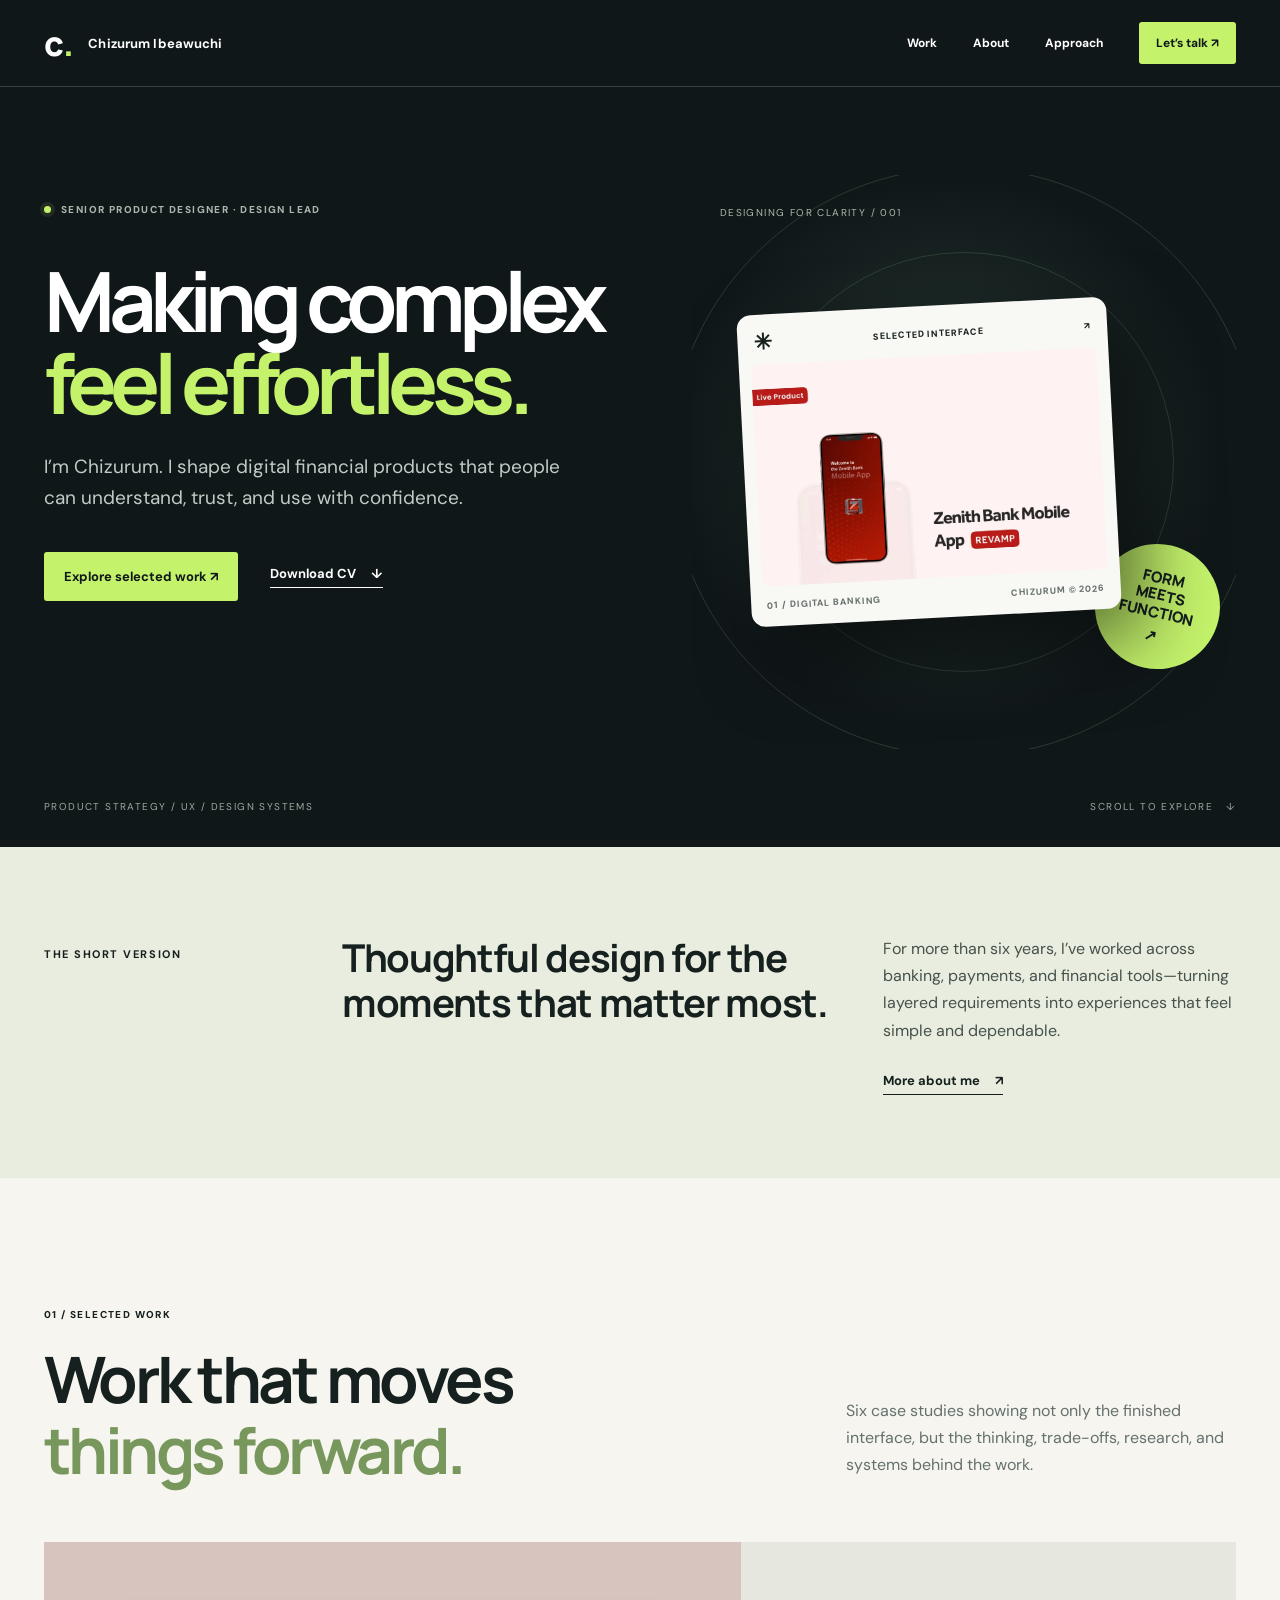
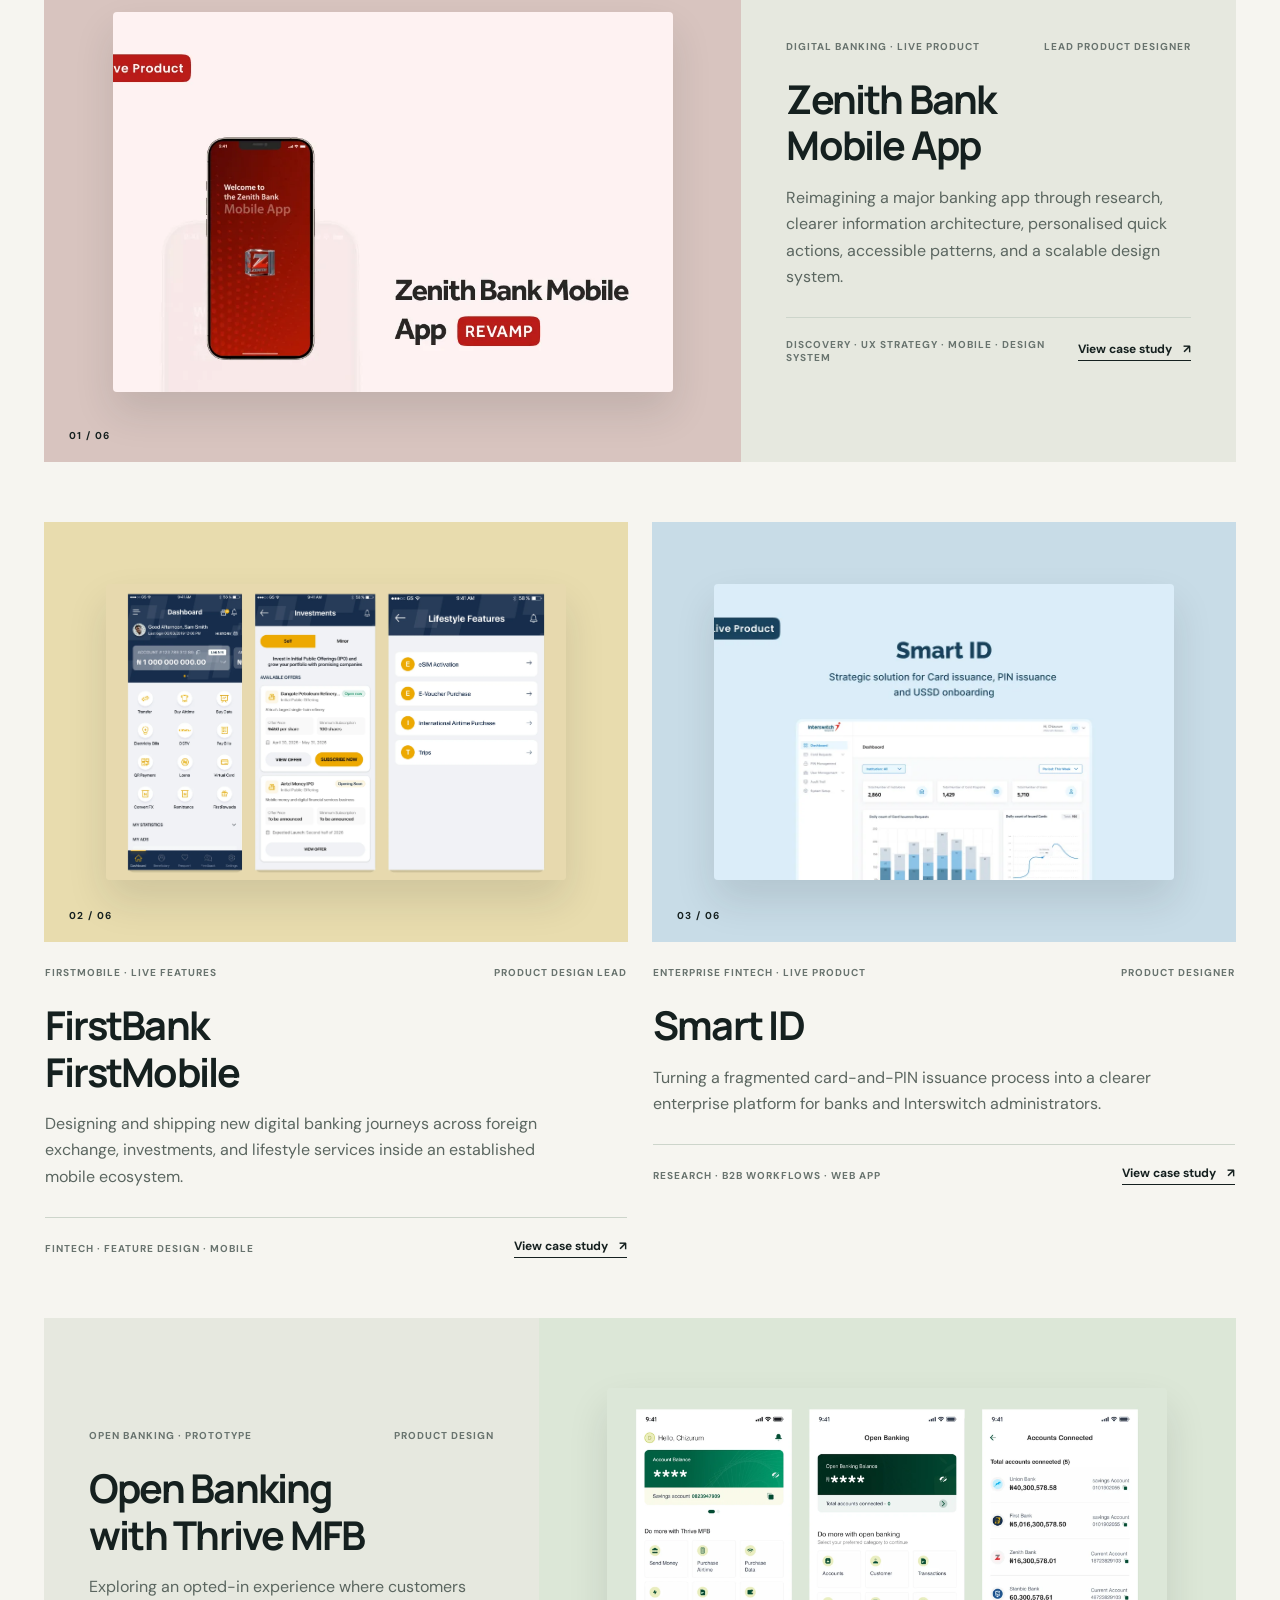
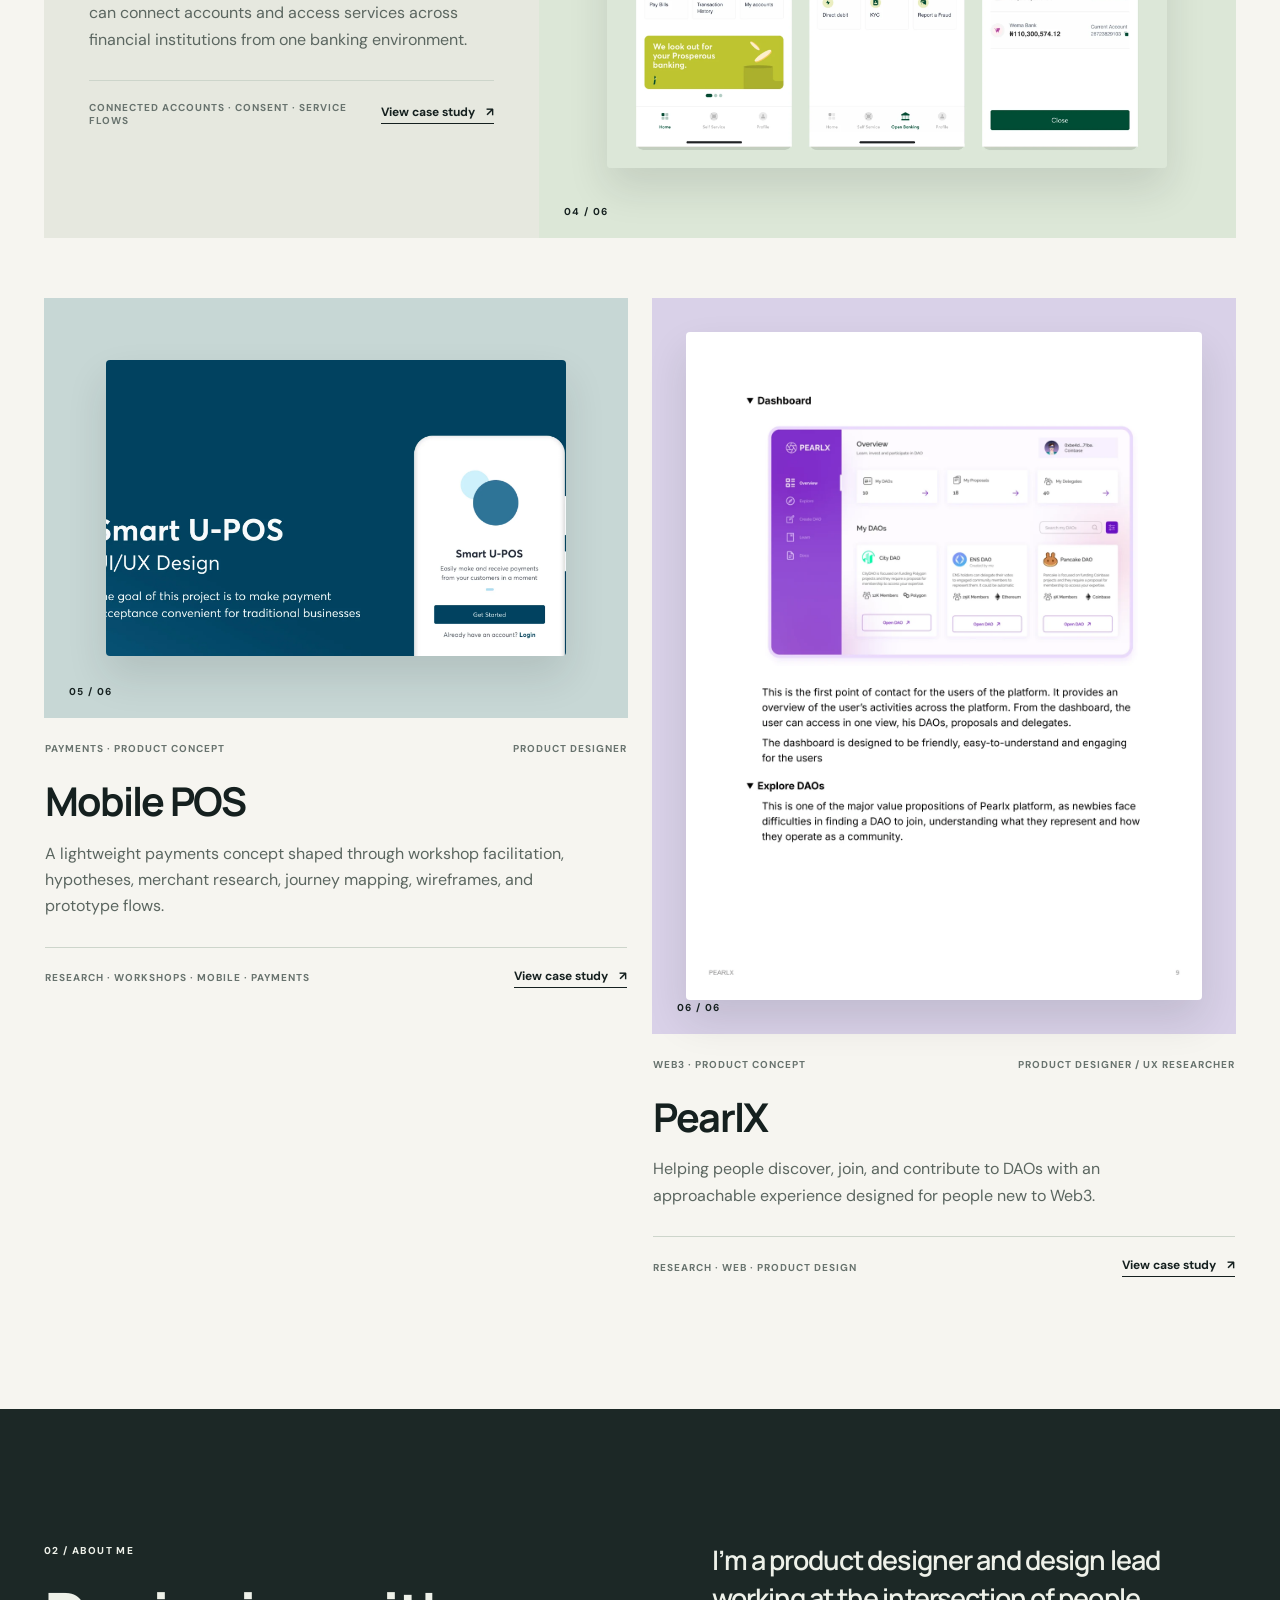
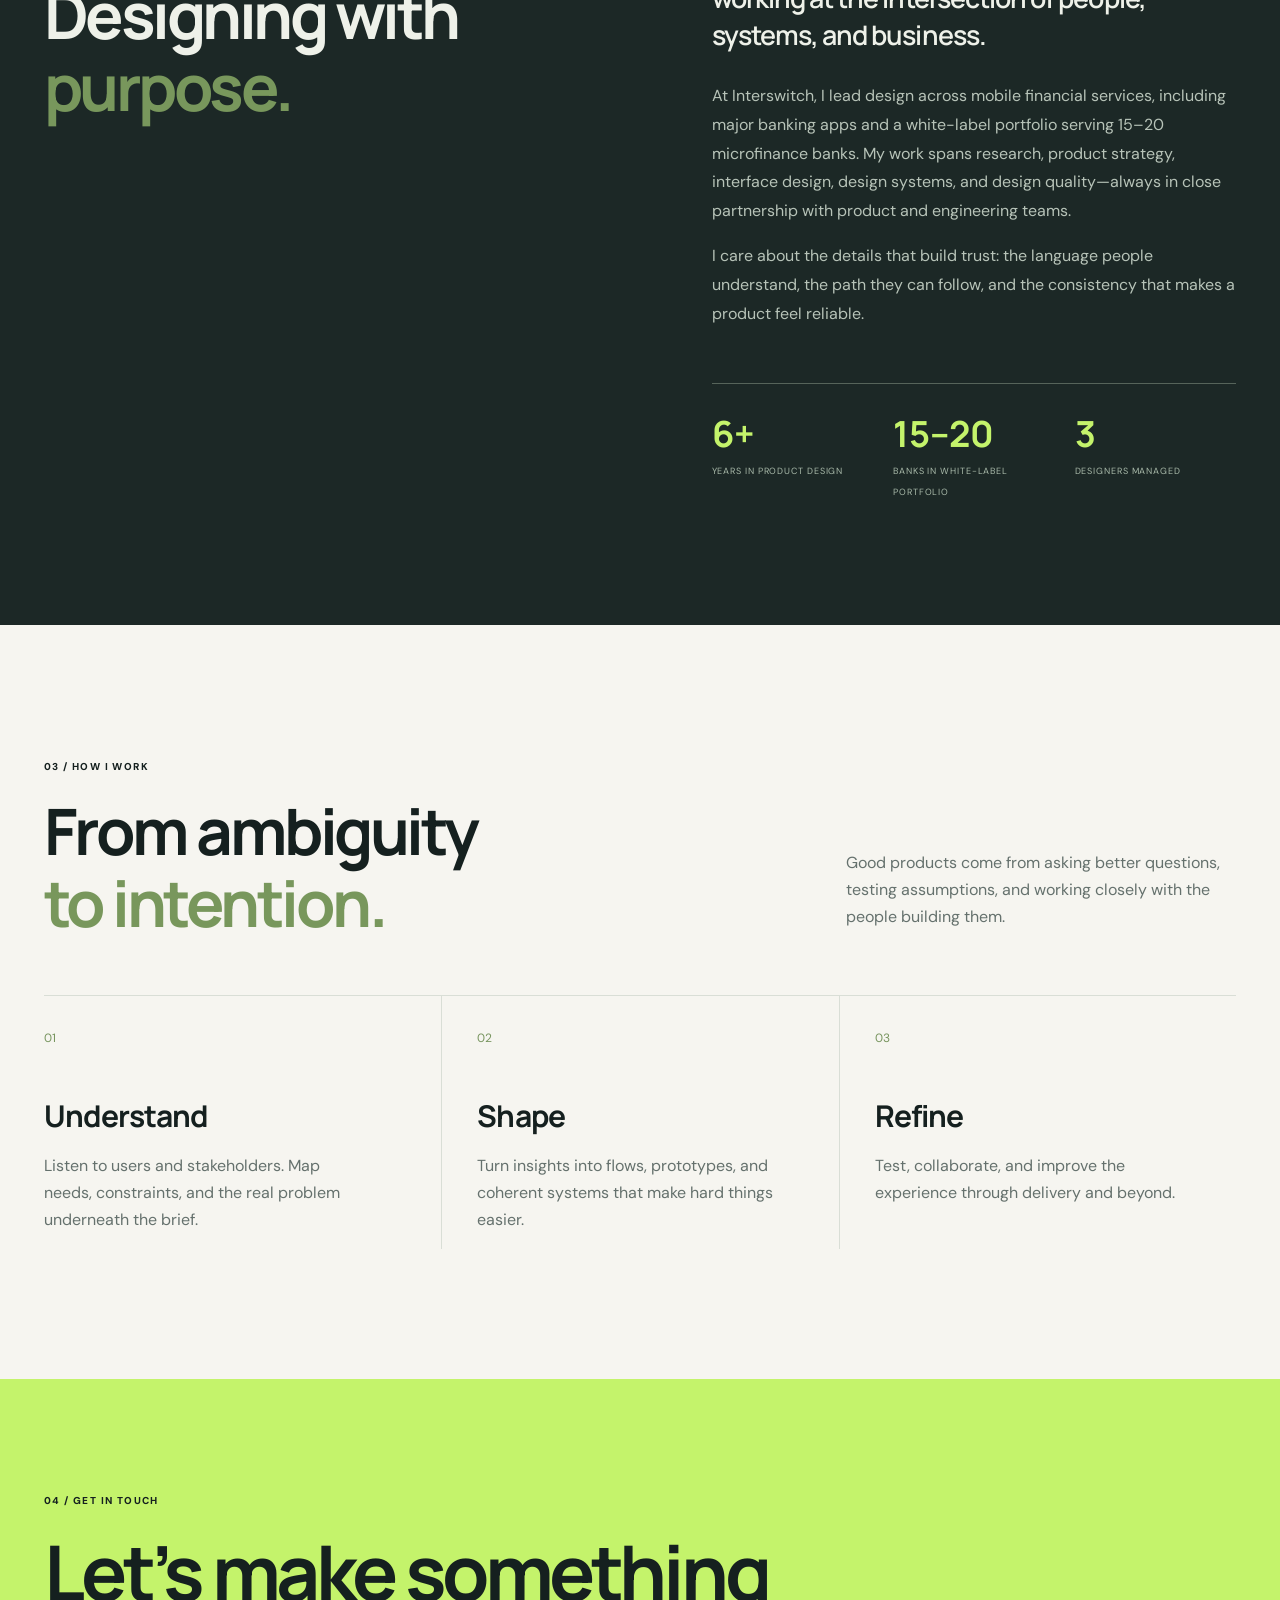
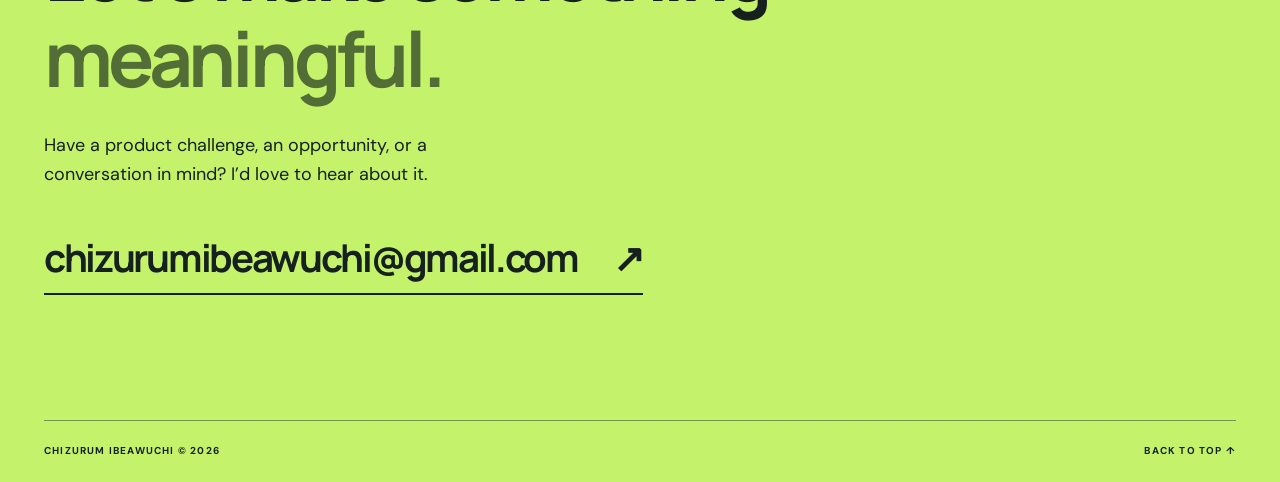
<file: index.html>
<!doctype html>
<html lang="en">
<head>
  <meta charset="utf-8">
  <meta name="viewport" content="width=device-width, initial-scale=1">
  <meta name="theme-color" content="#101719">
  <meta name="description" content="Chizurum Ibeawuchi is a senior product designer and design lead creating clear, trusted experiences for digital finance.">
  <title>Chizurum Ibeawuchi — Senior Product Designer</title>
  <link rel="stylesheet" href="styles.css">
  <script src="script.js" defer></script>
</head>
<body>
  <a class="skip" href="#main">Skip to content</a>
  <header class="site-header">
    <div class="wrap nav">
      <a class="brand" href="#top" aria-label="Chizurum Ibeawuchi, home"><span class="brand-mark">c<span>.</span></span><span>Chizurum Ibeawuchi</span></a>
      <button class="menu-toggle" type="button" aria-controls="primary-nav" aria-expanded="false" aria-label="Open menu"><span></span><span></span></button>
      <nav id="primary-nav" class="primary-nav" aria-label="Primary navigation">
        <a href="#work">Work</a><a href="#about">About</a><a href="#approach">Approach</a><a href="#contact" class="nav-contact">Let’s talk <span aria-hidden="true">↗</span></a>
      </nav>
    </div>
  </header>

  <main id="main">
    <section class="hero wrap" id="top">
      <div class="hero-copy">
        <p class="eyebrow"><span class="status-dot"></span> SENIOR PRODUCT DESIGNER · DESIGN LEAD</p>
        <h1>Making complex<br><em>feel effortless.</em></h1>
        <p class="hero-intro">I’m Chizurum. I shape digital financial products that people can understand, trust, and use with confidence.</p>
        <div class="hero-actions"><a class="button button-light" href="#work">Explore selected work <span aria-hidden="true">↗</span></a><a class="text-link" href="assets/Chizurum-Ibeawuchi-CV.pdf" download>Download CV <span aria-hidden="true">↓</span></a></div>
      </div>
      <div class="hero-art" aria-label="Abstract editorial composition with a mobile banking design preview">
        <div class="orbit orbit-one"></div><div class="orbit orbit-two"></div><span class="art-label">DESIGNING FOR CLARITY / 001</span>
        <div class="art-panel"><div class="art-panel-head"><span class="art-symbol">✳</span><span>SELECTED INTERFACE</span><span>↗</span></div><img src="assets/projects/zenith/cover.webp" alt="Zenith Bank mobile app redesign cover" fetchpriority="high"><div class="art-panel-foot">01 / DIGITAL BANKING <span>CHIZURUM © 2026</span></div></div>
        <span class="art-stamp">FORM<br>MEETS<br>FUNCTION<span>↗</span></span>
      </div>
      <div class="hero-bottom"><span>PRODUCT STRATEGY / UX / DESIGN SYSTEMS</span><a href="#work">SCROLL TO EXPLORE <span aria-hidden="true">↓</span></a></div>
    </section>

    <section class="intro-band"><div class="wrap intro-grid"><p>THE SHORT VERSION</p><h2>Thoughtful design for the moments that matter most.</h2><div><p>For more than six years, I’ve worked across banking, payments, and financial tools—turning layered requirements into experiences that feel simple and dependable.</p><a href="#about" class="inline-link">More about me <span aria-hidden="true">↗</span></a></div></div></section>

    <section class="work-section wrap" id="work">
      <div class="section-heading"><div><p class="section-kicker">01 / SELECTED WORK</p><h2>Work that moves<br><em>things forward.</em></h2></div><p>Six case studies showing not only the finished interface, but the thinking, trade-offs, research, and systems behind the work.</p></div>
      <div class="projects">
        <article class="project project-featured" id="zenith"><div class="project-visual visual-red"><img src="assets/projects/zenith/cover.webp" alt="Zenith Bank mobile app redesign cover" loading="lazy"><span class="visual-index">01 / 06</span></div><div class="project-info"><div class="project-meta"><span>DIGITAL BANKING · LIVE PRODUCT</span><span>LEAD PRODUCT DESIGNER</span></div><h3>Zenith Bank<br>Mobile App</h3><p>Reimagining a major banking app through research, clearer information architecture, personalised quick actions, accessible patterns, and a scalable design system.</p><div class="project-foot"><span>DISCOVERY · UX STRATEGY · MOBILE · DESIGN SYSTEM</span><a href="case-study.html?project=zenith" aria-label="Read Zenith Bank case study">View case study <span aria-hidden="true">↗</span></a></div></div></article>

        <article class="project" id="firstbank"><div class="project-visual visual-gold"><img src="assets/projects/firstbank/cover.webp" alt="Selected FirstMobile feature screens for FX, investments and lifestyle services" loading="lazy"><span class="visual-index">02 / 06</span></div><div class="project-info"><div class="project-meta"><span>FIRSTMOBILE · LIVE FEATURES</span><span>PRODUCT DESIGN LEAD</span></div><h3>FirstBank<br>FirstMobile</h3><p>Designing and shipping new digital banking journeys across foreign exchange, investments, and lifestyle services inside an established mobile ecosystem.</p><div class="project-foot"><span>FINTECH · FEATURE DESIGN · MOBILE</span><a href="case-study.html?project=firstbank" aria-label="Read FirstMobile case study">View case study <span aria-hidden="true">↗</span></a></div></div></article>

        <article class="project" id="smart-id"><div class="project-visual visual-blue"><img src="assets/projects/smart-id/cover.webp" alt="Smart ID card and PIN issuance product cover" loading="lazy"><span class="visual-index">03 / 06</span></div><div class="project-info"><div class="project-meta"><span>ENTERPRISE FINTECH · LIVE PRODUCT</span><span>PRODUCT DESIGNER</span></div><h3>Smart ID</h3><p>Turning a fragmented card-and-PIN issuance process into a clearer enterprise platform for banks and Interswitch administrators.</p><div class="project-foot"><span>RESEARCH · B2B WORKFLOWS · WEB APP</span><a href="case-study.html?project=smart-id" aria-label="Read Smart ID case study">View case study <span aria-hidden="true">↗</span></a></div></div></article>

        <article class="project project-featured project-featured-reverse" id="open-banking"><div class="project-visual visual-green"><img src="assets/projects/open-banking/cover.webp" alt="Open Banking prototype shown inside the Thrive MFB banking experience" loading="lazy"><span class="visual-index">04 / 06</span></div><div class="project-info"><div class="project-meta"><span>OPEN BANKING · PROTOTYPE</span><span>PRODUCT DESIGN</span></div><h3>Open Banking<br>with Thrive MFB</h3><p>Exploring an opted-in experience where customers can connect accounts and access services across financial institutions from one banking environment.</p><div class="project-foot"><span>CONNECTED ACCOUNTS · CONSENT · SERVICE FLOWS</span><a href="case-study.html?project=open-banking" aria-label="Read Open Banking case study">View case study <span aria-hidden="true">↗</span></a></div></div></article>

        <article class="project" id="mobile-pos"><div class="project-visual visual-teal"><img src="assets/projects/mobile-pos/cover.webp" alt="Smart U-POS mobile point-of-sale concept cover" loading="lazy"><span class="visual-index">05 / 06</span></div><div class="project-info"><div class="project-meta"><span>PAYMENTS · PRODUCT CONCEPT</span><span>PRODUCT DESIGNER</span></div><h3>Mobile POS</h3><p>A lightweight payments concept shaped through workshop facilitation, hypotheses, merchant research, journey mapping, wireframes, and prototype flows.</p><div class="project-foot"><span>RESEARCH · WORKSHOPS · MOBILE · PAYMENTS</span><a href="case-study.html?project=mobile-pos" aria-label="Read Mobile POS case study">View case study <span aria-hidden="true">↗</span></a></div></div></article>

        <article class="project" id="pearlx"><div class="project-visual visual-purple"><img src="assets/pearlx.webp" alt="PearlX DAO discovery interface" loading="lazy"><span class="visual-index">06 / 06</span></div><div class="project-info"><div class="project-meta"><span>WEB3 · PRODUCT CONCEPT</span><span>PRODUCT DESIGNER / UX RESEARCHER</span></div><h3>PearlX</h3><p>Helping people discover, join, and contribute to DAOs with an approachable experience designed for people new to Web3.</p><div class="project-foot"><span>RESEARCH · WEB · PRODUCT DESIGN</span><a href="case-study.html?project=pearlx" aria-label="Read PearlX case study">View case study <span aria-hidden="true">↗</span></a></div></div></article>
      </div>
    </section>

    <section class="about-section" id="about"><div class="wrap about-grid"><div><p class="section-kicker">02 / ABOUT ME</p><h2>Designing with<br><em>purpose.</em></h2></div><div class="about-copy"><p class="lead">I’m a product designer and design lead working at the intersection of people, systems, and business.</p><p>At Interswitch, I lead design across mobile financial services, including major banking apps and a white-label portfolio serving 15–20 microfinance banks. My work spans research, product strategy, interface design, design systems, and design quality—always in close partnership with product and engineering teams.</p><p>I care about the details that build trust: the language people understand, the path they can follow, and the consistency that makes a product feel reliable.</p><div class="about-stats"><div><strong>6+</strong><span>YEARS IN PRODUCT DESIGN</span></div><div><strong>15–20</strong><span>BANKS IN WHITE-LABEL PORTFOLIO</span></div><div><strong>3</strong><span>DESIGNERS MANAGED</span></div></div></div></div></section>

    <section class="approach-section wrap" id="approach"><div class="section-heading"><div><p class="section-kicker">03 / HOW I WORK</p><h2>From ambiguity<br><em>to intention.</em></h2></div><p>Good products come from asking better questions, testing assumptions, and working closely with the people building them.</p></div><div class="approach-grid"><div><span>01</span><h3>Understand</h3><p>Listen to users and stakeholders. Map needs, constraints, and the real problem underneath the brief.</p></div><div><span>02</span><h3>Shape</h3><p>Turn insights into flows, prototypes, and coherent systems that make hard things easier.</p></div><div><span>03</span><h3>Refine</h3><p>Test, collaborate, and improve the experience through delivery and beyond.</p></div></div></section>

    <section class="contact-section" id="contact"><div class="wrap contact-inner"><p class="section-kicker">04 / GET IN TOUCH</p><h2>Let’s make something<br><em>meaningful.</em></h2><p>Have a product challenge, an opportunity, or a conversation in mind? I’d love to hear about it.</p><a class="contact-mail" href="mailto:chizurumibeawuchi@gmail.com">chizurumibeawuchi@gmail.com <span aria-hidden="true">↗</span></a><div class="contact-bottom"><span>CHIZURUM IBEAWUCHI © <span id="year">2026</span></span><a href="#top">BACK TO TOP ↑</a></div></div></section>
  </main>
</body>
</html>
</file>
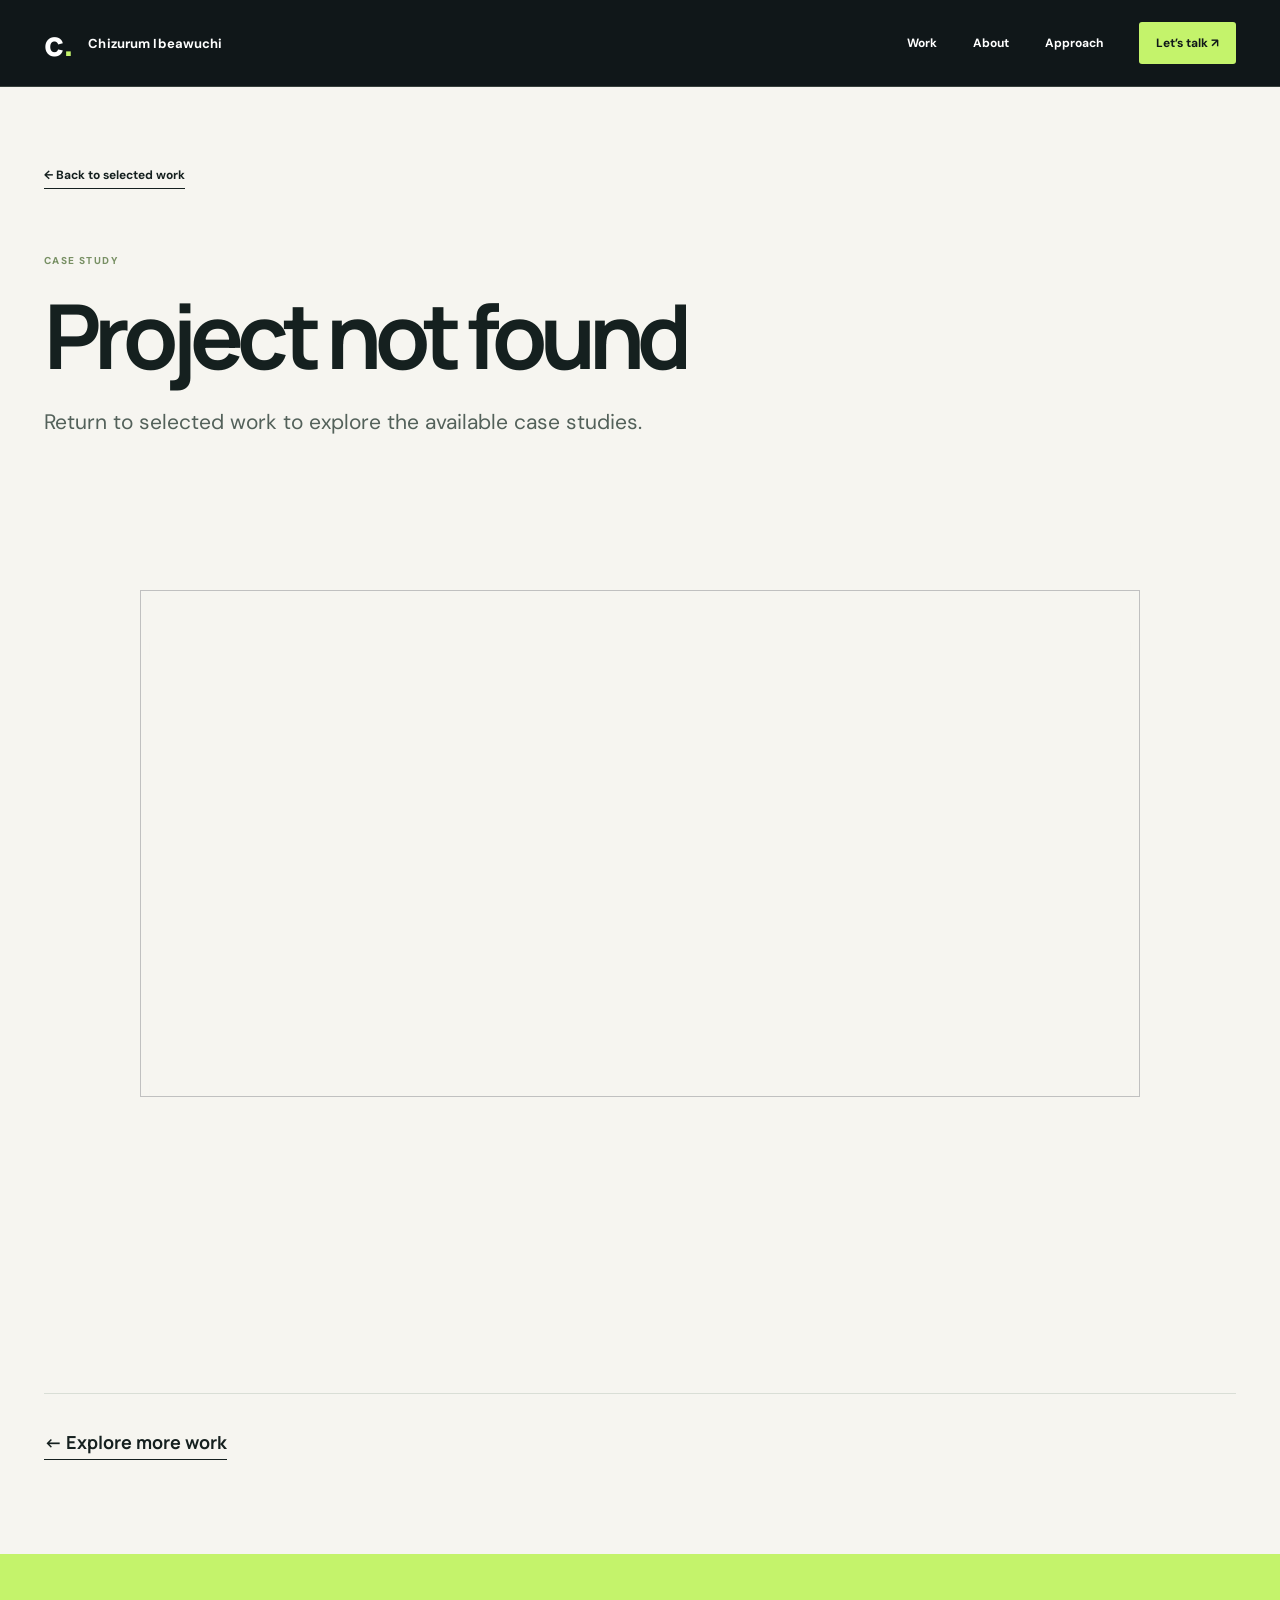
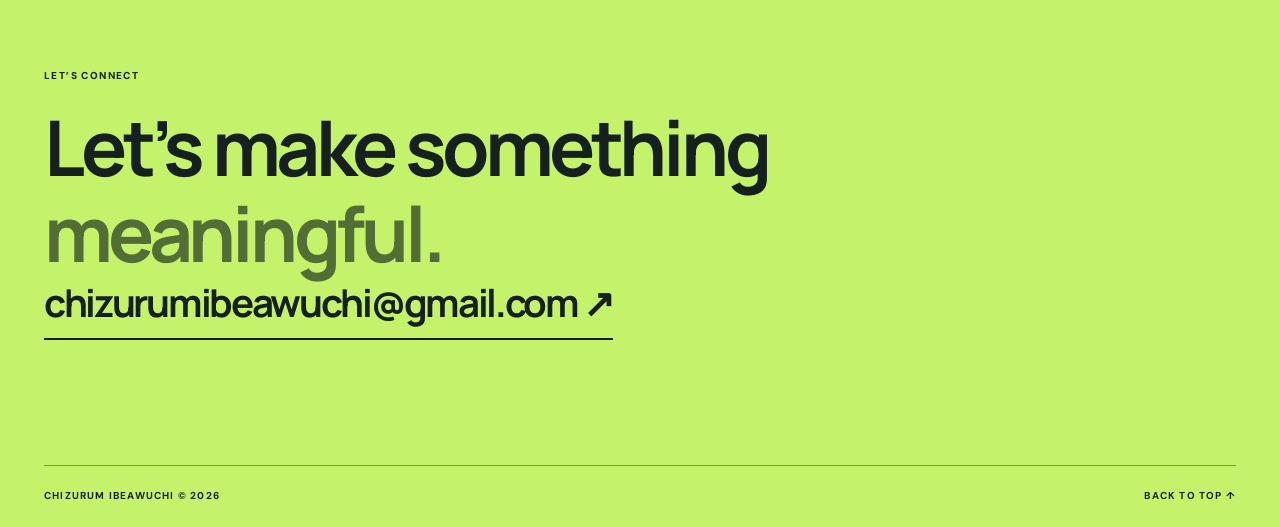
<file: case-study.html>
<!doctype html>
<html lang="en">
<head>
  <meta charset="utf-8">
  <meta name="viewport" content="width=device-width, initial-scale=1">
  <meta name="theme-color" content="#101719">
  <meta name="description" content="Selected product design case study by Chizurum Ibeawuchi.">
  <title>Case Study — Chizurum Ibeawuchi</title>
  <link rel="stylesheet" href="styles.css">
  <script src="script.js" defer></script>
  <script src="cases.js" defer></script>
</head>
<body>
  <a class="skip" href="#main">Skip to content</a>
  <header class="site-header">
    <div class="wrap nav">
      <a class="brand" href="index.html" aria-label="Chizurum Ibeawuchi, home"><span class="brand-mark">c<span>.</span></span><span>Chizurum Ibeawuchi</span></a>
      <button class="menu-toggle" type="button" aria-controls="primary-nav" aria-expanded="false" aria-label="Open menu"><span></span><span></span></button>
      <nav id="primary-nav" class="primary-nav" aria-label="Primary navigation"><a href="index.html#work">Work</a><a href="index.html#about">About</a><a href="index.html#approach">Approach</a><a class="nav-contact" href="index.html#contact">Let’s talk ↗</a></nav>
    </div>
  </header>

  <main id="main" class="case-main">
    <div class="wrap case-hero">
      <a class="back-link" href="index.html#work">← Back to selected work</a>
      <p class="section-kicker" id="case-kicker"></p>
      <h1 id="case-title"></h1>
      <p id="case-intro"></p>
    </div>

    <figure class="case-cover" id="case-cover">
      <img id="case-image" alt="" fetchpriority="high">
      <figcaption id="case-cover-caption"></figcaption>
    </figure>

    <div class="wrap case-body" id="case-body">
      <aside class="case-aside" id="case-aside" aria-label="Project details"></aside>
      <article class="case-content" id="case-content"></article>
    </div>

    <nav class="wrap case-next" aria-label="Case study navigation">
      <a id="case-next-link" href="index.html#work">← Explore more work</a>
    </nav>
  </main>

  <footer class="contact-section"><div class="wrap contact-inner"><p class="section-kicker">LET’S CONNECT</p><h2>Let’s make something<br><em>meaningful.</em></h2><a class="contact-mail" href="mailto:chizurumibeawuchi@gmail.com">chizurumibeawuchi@gmail.com ↗</a><div class="contact-bottom"><span>CHIZURUM IBEAWUCHI © <span id="year">2026</span></span><a href="index.html#top">BACK TO TOP ↑</a></div></div></footer>
</body>
</html>
</file>
<file: styles.css>
@import url('https://fonts.googleapis.com/css2?family=DM+Sans:wght@400;500;600;700&family=Manrope:wght@400;500;600;700;800&display=swap');

:root{
  --ink:#15201f;
  --muted:#65716d;
  --cream:#f6f5f0;
  --line:#d9ded6;
  --accent:#c4f36b;
  --dark:#101719;
  --paper:#fffefa;
}

*{box-sizing:border-box}
html{scroll-behavior:smooth}
body{margin:0;background:var(--cream);color:var(--ink);font-family:'DM Sans',Arial,sans-serif}
a{color:inherit;text-decoration:none}
button{font:inherit}
img{display:block;max-width:100%}
::selection{background:var(--accent);color:var(--ink)}
.wrap{width:min(1376px,calc(100% - 88px));margin:auto}
.skip{position:absolute;top:-60px;left:20px;background:#fff;padding:12px;z-index:100}.skip:focus{top:12px}

.site-header{background:var(--dark);color:#fff;position:relative;z-index:10;border-bottom:1px solid #37403c}
.nav{height:86px;display:flex;justify-content:space-between;align-items:center}
.brand{display:flex;align-items:center;gap:14px;font-size:13px;font-weight:700;letter-spacing:.01em}
.brand-mark{font-family:Manrope,sans-serif;font-size:34px;font-weight:800;line-height:1}
.brand-mark span{color:var(--accent)}
.primary-nav{display:flex;align-items:center;gap:36px;font-size:12px;font-weight:700}
.primary-nav>a:not(.nav-contact):hover{color:var(--accent)}
.nav-contact{background:var(--accent);color:var(--dark);padding:13px 17px;border-radius:3px}
.nav-contact:hover{background:#d5ff85}
.menu-toggle{display:none}

.hero{background:var(--dark);color:#fff;min-height:760px;display:grid;grid-template-columns:1.03fr .97fr;column-gap:70px;padding-top:88px;padding-bottom:34px;box-shadow:0 0 0 100vmax var(--dark);clip-path:inset(0 -100vmax)}
.hero-copy{padding:18px 0 20px}
.eyebrow,.section-kicker,.case-eyebrow{font-size:10px;letter-spacing:.14em;font-weight:800;text-transform:uppercase}
.eyebrow{color:#aab6ad;display:flex;align-items:center;gap:10px}.status-dot{width:7px;height:7px;border-radius:50%;background:var(--accent);box-shadow:0 0 0 4px #c4f36b18}
.hero h1{font:700 clamp(64px,6.5vw,103px)/.98 Manrope,sans-serif;letter-spacing:-.078em;margin:44px 0 28px}
.hero h1 em,.section-heading h2 em,.about-grid h2 em,.contact-inner h2 em{font-style:normal;color:var(--accent)}
.hero-intro{max-width:520px;font-size:19px;line-height:1.65;color:#c1cbc4}
.hero-actions{display:flex;gap:32px;align-items:center;margin-top:38px}
.button{padding:16px 20px;border-radius:3px;font-weight:700;font-size:13px;transition:transform .2s,background .2s}.button:hover{transform:translateY(-3px)}
.button-light{background:var(--accent);color:var(--dark)}.button-light:hover{background:#d7ff8d}
.text-link,.inline-link{font-size:13px;font-weight:700;border-bottom:1px solid currentColor;padding-bottom:5px}.text-link span,.inline-link span{margin-left:12px}
.hero-art{min-height:565px;position:relative;display:flex;align-items:center;justify-content:center;overflow:hidden;background:radial-gradient(circle at 47% 48%,#293b34,#101719 66%)}
.orbit{position:absolute;border:1px solid #67816450;border-radius:50%;width:590px;height:590px}.orbit-two{width:420px;height:420px}
.art-label{position:absolute;top:31px;left:28px;color:#acb9aa;font-size:10px;letter-spacing:.14em}
.art-panel{position:relative;width:min(68%,405px);height:445px;background:#f8f8f5;border-radius:14px;padding:12px;box-shadow:24px 34px 75px #0008;transform:rotate(-5deg);z-index:1;display:flex;flex-direction:column}
.art-panel-head,.art-panel-foot{color:#17201c;display:flex;justify-content:space-between;align-items:center;font-size:9px;letter-spacing:.1em;font-weight:800;padding:5px 4px 11px}.art-symbol{font-size:22px;line-height:1}
.art-panel img{width:100%;height:calc(100% - 63px);object-fit:cover;object-position:center;border-radius:8px}.art-panel-foot{padding:13px 4px 3px;color:#66716b}
.art-stamp{position:absolute;right:3%;bottom:14%;background:var(--accent);color:#15201f;border-radius:50%;width:125px;height:125px;display:flex;flex-direction:column;justify-content:center;align-items:center;text-align:center;transform:rotate(13deg);font:800 15px/1.18 Manrope}.art-stamp span{margin-top:5px}
.hero-bottom{grid-column:1/-1;display:flex;justify-content:space-between;align-self:end;padding-top:42px;color:#9aaa9f;font-size:10px;letter-spacing:.14em}.hero-bottom a:hover{color:var(--accent)}.hero-bottom a span{margin-left:8px}

.intro-band{background:#e9eddf;padding:88px 0}.intro-grid{display:grid;grid-template-columns:1fr 2fr 1.45fr;gap:55px;align-items:start}.intro-grid>p{font-size:11px;font-weight:700;letter-spacing:.14em;margin-top:12px}.intro-grid h2{font:700 clamp(31px,3vw,46px)/1.18 Manrope;margin:0;letter-spacing:-.035em}.intro-grid>div p{line-height:1.7;color:#46514b;margin:0 0 25px}

.section-heading{display:flex;align-items:end;justify-content:space-between;gap:40px;margin-bottom:56px}.section-heading h2,.about-grid h2,.contact-inner h2{font:700 clamp(45px,5vw,75px)/1.12 Manrope;letter-spacing:-.055em;margin:22px 0 0}.section-heading h2 em,.about-grid h2 em{color:#78975c}.section-heading>p{max-width:390px;line-height:1.7;color:var(--muted);margin:0 0 8px}
.work-section{padding-top:120px;padding-bottom:132px}.projects{display:grid;grid-template-columns:repeat(2,minmax(0,1fr));gap:60px 24px}.project{min-width:0}.project-featured{grid-column:span 2;display:grid;grid-template-columns:1.17fr .83fr;min-height:520px}.project-featured-reverse{grid-template-columns:.83fr 1.17fr}.project-featured-reverse .project-visual{order:2}.project-featured-reverse .project-info{order:1}
.project-visual{height:420px;position:relative;overflow:hidden;padding:34px;display:flex;align-items:center;justify-content:center}.project-featured .project-visual{height:auto;min-height:520px}
.visual-red{background:#d8c4bf}.visual-blue{background:#c8dce7}.visual-purple{background:#d9d1e8}.visual-teal{background:#c7d7d5}.visual-gold{background:#e8dcae}.visual-green{background:#dce7d7}
.project-visual img{width:89%;height:84%;object-fit:cover;object-position:center;border-radius:4px;box-shadow:0 20px 40px #1a24241f;transition:transform .5s}.project:hover .project-visual img{transform:scale(1.035) rotate(-.6deg)}
.visual-index{position:absolute;bottom:20px;left:25px;font-size:10px;letter-spacing:.14em;font-weight:700}.project-info{padding:24px 1px 0}.project-featured .project-info{background:#e6e8df;padding:51px 45px;display:flex;flex-direction:column;justify-content:center}
.project-meta,.project-foot{display:flex;justify-content:space-between;gap:16px;font-size:10px;letter-spacing:.1em;font-weight:700;color:#68736e}.project h3{font:700 clamp(32px,3.1vw,49px)/1.17 Manrope;letter-spacing:-.045em;margin:23px 0 16px}.project-info>p{max-width:520px;line-height:1.65;color:#5b6660;margin:0 0 27px}.project-foot{border-top:1px solid #cdd5cb;padding-top:20px;align-items:center}.project-foot a{color:var(--ink);font-size:12px;letter-spacing:0;white-space:nowrap;border-bottom:1px solid var(--ink);padding-bottom:3px}.project-foot a span{margin-left:8px}.project-foot a:hover{color:#698b3f}

.about-section{background:#1c2826;color:#eef1e9;padding:125px 0}.about-grid{display:grid;grid-template-columns:1fr 1fr;gap:12%}.about-copy .lead{font:600 clamp(23px,2.1vw,31px)/1.4 Manrope;letter-spacing:-.035em;margin:7px 0 28px}.about-copy>p:not(.lead){line-height:1.8;color:#b7c3b8}.about-stats{display:grid;grid-template-columns:repeat(3,1fr);gap:20px;margin-top:55px;padding-top:25px;border-top:1px solid #56645a}.about-stats strong{display:block;color:var(--accent);font:700 36px Manrope}.about-stats span{font-size:9px;letter-spacing:.1em;color:#a9baaa}
.approach-section{padding-top:125px;padding-bottom:130px}.approach-grid{display:grid;grid-template-columns:repeat(3,1fr);border-top:1px solid var(--line)}.approach-grid>div{padding:30px 35px 0 0}.approach-grid>div+div{border-left:1px solid var(--line);padding-left:35px}.approach-grid span{font-size:12px;color:#77945e}.approach-grid h3{font:700 30px Manrope;letter-spacing:-.03em;margin:48px 0 12px}.approach-grid p{line-height:1.7;color:var(--muted);max-width:310px}
.contact-section{background:var(--accent);padding:105px 0 25px}.contact-inner h2{font-size:clamp(52px,6vw,91px)}.contact-inner h2 em{color:#526d35}.contact-inner>p:not(.section-kicker){font-size:18px;max-width:460px;line-height:1.6;margin:30px 0 42px}.contact-mail{font:700 clamp(20px,3vw,42px) Manrope;letter-spacing:-.06em;border-bottom:2px solid currentColor;padding-bottom:9px;display:inline-flex;align-items:center;gap:35px;max-width:100%;overflow-wrap:anywhere}.contact-mail:hover{opacity:.65}.contact-bottom{display:flex;justify-content:space-between;margin-top:125px;border-top:1px solid #73954c;padding-top:23px;font-size:10px;letter-spacing:.12em;font-weight:700}

/* Case studies */
.case-main{background:var(--cream)}
.case-hero{padding:76px 0 64px}.back-link{font-size:12px;font-weight:700;border-bottom:1px solid;padding-bottom:5px}.case-hero .section-kicker{margin:70px 0 0;color:#789064}.case-hero h1{font:700 clamp(58px,7vw,110px)/1.03 Manrope;letter-spacing:-.075em;margin:22px 0 25px;max-width:1100px}.case-hero>p:last-child{max-width:760px;font-size:21px;line-height:1.58;color:#53615a;margin-bottom:0}
.case-cover{margin:0;height:min(68vw,680px);min-height:460px;display:flex;align-items:center;justify-content:center;padding:58px;position:relative;overflow:hidden}.case-cover img{width:min(1000px,88%);height:90%;object-fit:contain;object-position:center;filter:drop-shadow(0 26px 40px #0002)}.case-cover figcaption{position:absolute;left:30px;bottom:22px;right:30px;font-size:10px;line-height:1.5;letter-spacing:.08em;font-weight:700;text-transform:uppercase;color:#3e4743}
.case-body{display:grid;grid-template-columns:minmax(180px,.72fr) minmax(0,2.25fr);gap:90px;padding-top:90px;padding-bottom:120px}.case-aside{font-size:11px;line-height:1.55;letter-spacing:.055em;font-weight:700;align-self:start;position:sticky;top:30px}.case-aside div{padding:17px 0;border-top:1px solid var(--line)}.case-aside span{display:block;color:#77857c;margin-bottom:7px;font-size:9px;letter-spacing:.12em}
.case-content{min-width:0}.case-section{margin-bottom:92px;scroll-margin-top:30px}.case-section h2{font:700 clamp(31px,3.4vw,49px)/1.14 Manrope;letter-spacing:-.045em;margin:10px 0 22px;max-width:900px}.case-section>p:not(.case-eyebrow):not(.case-note){font-size:17px;line-height:1.82;color:#53615a;max-width:850px}.case-section>p+p{margin-top:18px}.case-eyebrow{color:#789064;margin:0 0 10px}
.case-list{padding:0;margin:30px 0 0;list-style:none;display:grid;grid-template-columns:repeat(2,minmax(0,1fr));gap:0 30px;border-top:1px solid var(--line)}.case-list li{font-size:16px;line-height:1.65;color:#53615a;padding:19px 0 19px 28px;border-bottom:1px solid var(--line);position:relative}.case-list li:before{content:'↗';position:absolute;left:0;top:20px;color:#789064;font-weight:800}
.case-callout{background:#182522;color:#eef2ea;padding:45px 48px;border-radius:3px;position:relative;overflow:hidden}.case-callout:after{content:'↗';position:absolute;right:30px;top:22px;color:var(--accent);font:700 38px Manrope}.case-callout-label{font-size:9px;letter-spacing:.14em;font-weight:800;color:var(--accent)}.case-callout h2{color:#fff;max-width:760px;margin:35px 60px 16px 0}.case-callout p{color:#bdc8c0;font-size:16px;line-height:1.75;max-width:760px;margin:0}
.case-gallery{margin-top:36px;display:grid;gap:22px}.case-gallery-wide{grid-template-columns:1fr}.case-gallery-wide-stack{grid-template-columns:1fr}.case-gallery-wide-grid{grid-template-columns:repeat(2,minmax(0,1fr))}.case-gallery-phones{grid-template-columns:repeat(3,minmax(0,1fr));align-items:start}
.case-figure{margin:0;background:var(--paper);border:1px solid #e1e4df;padding:12px;min-width:0}.case-image-link{display:flex;align-items:center;justify-content:center;min-height:100%;background:#f0f1ec;overflow:hidden}.case-figure img{width:100%;height:auto;max-height:720px;object-fit:contain;transition:transform .35s}.case-image-link:hover img{transform:scale(1.015)}.case-figure figcaption{font-size:11px;line-height:1.55;color:#6a756f;padding:12px 4px 3px}.case-gallery-phones .case-figure{padding:16px;background:#f0f1ec}.case-gallery-phones .case-image-link{background:transparent}.case-gallery-phones .case-figure img{max-height:640px;width:auto;margin:auto;box-shadow:0 16px 28px #1a242413}.case-gallery-wide-stack .case-figure img{max-height:none}
.case-metrics{display:grid;grid-template-columns:repeat(3,minmax(0,1fr));gap:16px;margin-top:34px}.case-metric{background:#e9eddf;min-height:180px;padding:27px;display:flex;flex-direction:column;justify-content:flex-end}.case-metric strong{font:700 clamp(42px,5vw,74px)/1 Manrope;letter-spacing:-.06em;color:#637f46}.case-metric span{font-size:12px;line-height:1.45;font-weight:700;margin-top:13px;max-width:180px}.case-note{font-size:12px!important;line-height:1.65!important;color:#78837d!important;border-top:1px solid var(--line);padding-top:15px;margin-top:22px;max-width:850px}
.case-next{border-top:1px solid var(--line);padding:36px 0 100px;font:700 18px Manrope}.case-next a{border-bottom:1px solid;padding-bottom:5px}.case-next a:hover{color:#668941}

@media(max-width:1000px){
  .wrap{width:min(100% - 48px,1376px)}
  .hero{grid-template-columns:1fr 1fr;padding-top:65px}.hero h1{font-size:clamp(55px,6vw,76px)}.hero-art{min-height:480px}
  .intro-grid{grid-template-columns:1fr 2fr}.intro-grid>div{grid-column:2}
  .project-featured,.project-featured-reverse{grid-template-columns:1fr 1fr}.project-featured .project-info{padding:30px}.project-meta{flex-wrap:wrap}
  .about-grid{gap:7%}
  .case-body{grid-template-columns:190px minmax(0,1fr);gap:45px}.case-aside{position:static}.case-gallery-phones{grid-template-columns:repeat(2,minmax(0,1fr))}
}

@media(max-width:700px){
  .wrap{width:calc(100% - 36px)}
  .nav{height:70px}.brand{font-size:12px}.menu-toggle{display:flex;flex-direction:column;justify-content:center;gap:6px;width:42px;height:42px;border:1px solid #5f6c61;background:transparent;border-radius:4px;padding:10px}.menu-toggle span{height:2px;width:100%;background:#fff}
  .primary-nav{display:none;position:absolute;top:70px;left:0;right:0;padding:22px 18px 30px;background:var(--dark);flex-direction:column;align-items:stretch;gap:22px;border-bottom:1px solid #56645a}.primary-nav.open{display:flex}.nav-contact{width:max-content}
  .hero{display:flex;flex-direction:column;padding-top:70px;padding-bottom:32px;min-height:0}.hero h1{font-size:clamp(53px,10.8vw,78px);margin:31px 0 22px}.hero-intro{font-size:17px}.hero-actions{gap:24px;flex-wrap:wrap;margin-top:30px}.hero-art{margin-top:64px;min-height:490px}.art-panel{height:405px}.hero-bottom{gap:15px;line-height:1.5}
  .intro-band{padding:65px 0}.intro-grid{display:block}.intro-grid h2{margin:25px 0}
  .work-section{padding-top:85px;padding-bottom:90px}.section-heading{display:block;margin-bottom:38px}.section-heading>p{margin-top:25px}.projects{display:block}.project{margin-bottom:55px}.project-featured,.project-featured-reverse{display:block;min-height:0}.project-featured-reverse .project-visual,.project-featured-reverse .project-info{order:initial}.project-visual,.project-featured .project-visual{height:auto;min-height:0;aspect-ratio:4/3;padding:22px}.project-visual img,.project-featured .project-visual img{width:100%;height:100%;max-width:100%;max-height:100%;object-fit:contain;object-position:center}.project-featured .project-info{padding:28px}.project-info{padding-top:20px}.project-meta{flex-direction:column;align-items:flex-start;gap:7px}.project h3{font-size:38px}.project-foot{align-items:flex-start;flex-direction:column}
  .about-section{padding:85px 0}.about-grid{display:block}.about-copy{margin-top:36px}.about-stats{gap:12px}.about-stats strong{font-size:27px}
  .approach-section{padding-top:85px;padding-bottom:85px}.approach-grid{display:block}.approach-grid>div,.approach-grid>div+div{border-left:0;border-bottom:1px solid var(--line);padding:22px 0 27px}.approach-grid h3{margin:20px 0 10px}
  .contact-section{padding-top:85px}.contact-inner h2{font-size:clamp(50px,10vw,73px)}.contact-mail{font-size:clamp(18px,4.4vw,31px);gap:12px}.contact-bottom{margin-top:100px;gap:20px;line-height:1.5}
  .case-hero{padding:48px 0}.case-hero .section-kicker{margin-top:48px}.case-hero h1{font-size:clamp(50px,13vw,76px);margin:18px 0 20px}.case-hero>p:last-child{font-size:18px}
  .case-cover{height:390px;min-height:0;padding:26px 18px 48px}.case-cover img{width:96%;height:88%}.case-cover figcaption{left:18px;right:18px;bottom:12px;font-size:8px}
  .case-body{display:block;padding-top:55px;padding-bottom:65px}.case-aside{display:grid;grid-template-columns:1fr 1fr;gap:0 18px;margin-bottom:60px}.case-section{margin-bottom:70px}.case-section h2{font-size:31px}.case-section>p:not(.case-eyebrow):not(.case-note){font-size:16px;line-height:1.75}.case-list{grid-template-columns:1fr}.case-callout{padding:32px 26px}.case-callout:after{right:18px}.case-callout h2{font-size:29px;margin-right:45px}.case-gallery-wide-grid,.case-gallery-phones{grid-template-columns:1fr}.case-gallery-phones .case-figure img{max-height:700px}.case-metrics{grid-template-columns:1fr}.case-metric{min-height:145px}.case-next{padding-bottom:70px}
}

@media(prefers-reduced-motion:reduce){html{scroll-behavior:auto}*,*:before,*:after{transition:none!important;animation:none!important}}

/* =========================================================
   IMAGE CROPPING FIX
   Keep complete portfolio artwork visible
   ========================================================= */

/* Homepage project artwork */
.project-media img,
.project-card img,
.work-card img,
.project-image img {
  width: 100%;
  height: 100%;
  object-fit: contain !important;
  object-position: center !important;
}

/* Hero / featured Zenith artwork */
.hero-card img,
.hero-visual img,
.hero-project img,
.featured-card img {
  width: 100%;
  height: 100%;
  object-fit: contain !important;
  object-position: center !important;
}

/* Never allow portfolio images to overflow their containers */
.project-media,
.project-image,
.hero-card,
.hero-visual,
.hero-project,
.featured-card {
  overflow: hidden;
}


/* =========================
   MOBILE
   ========================= */

@media (max-width: 768px) {

  /* Don't force landscape artwork into a tall portrait crop */
  .project-media,
  .project-image {
    height: auto !important;
    min-height: 0 !important;
    aspect-ratio: auto !important;
  }

  .project-media img,
  .project-image img {
    width: 100% !important;
    height: auto !important;
    max-width: 100%;
    object-fit: contain !important;
    object-position: center !important;
    display: block;
  }

}

/* =========================================================
   FINAL TARGETED IMAGE FIX
   Zenith hero + PearlX desktop
   ========================================================= */


/* 1. ZENITH LANDING-PAGE / HERO ARTWORK
   Show the complete artwork instead of cropping it */
   .art-panel img {
    width: 100% !important;
    max-width: 100% !important;
    height: auto !important;
  
    object-fit: contain !important;
    object-position: center !important;
  
    display: block;
  }
  
  
  /* Keep the Zenith card itself from clipping the artwork */
  .art-panel {
    height: auto !important;
    min-height: 0 !important;
  }
  
  
  /* 2. PEARLX — DESKTOP ONLY
     Allow the full PearlX artwork to determine its own height */
  @media (min-width: 769px) {
  
    .project.pearlx .project-visual,
    .project-card.pearlx .project-visual,
    #pearlx .project-visual {
      height: auto !important;
      min-height: 0 !important;
      overflow: visible !important;
    }
  
    .project.pearlx .project-visual img,
    .project-card.pearlx .project-visual img,
    #pearlx .project-visual img {
      width: 100% !important;
      height: auto !important;
      max-width: 100% !important;
  
      object-fit: contain !important;
      object-position: center !important;
  
      display: block;
    }
  
  }

  /* Small Zenith hero positioning adjustment */
.art-panel {
  transform: translateX(-35px) rotate(-3deg) !important;
}

/* =========================================================
   MOBILE ONLY — expose "FORM MEETS FUNCTION"
   ========================================================= */

   @media (max-width: 700px) {
    .art-panel {
      transform: translateX(-55px) rotate(-3deg) !important;
    }
  }
</file>
